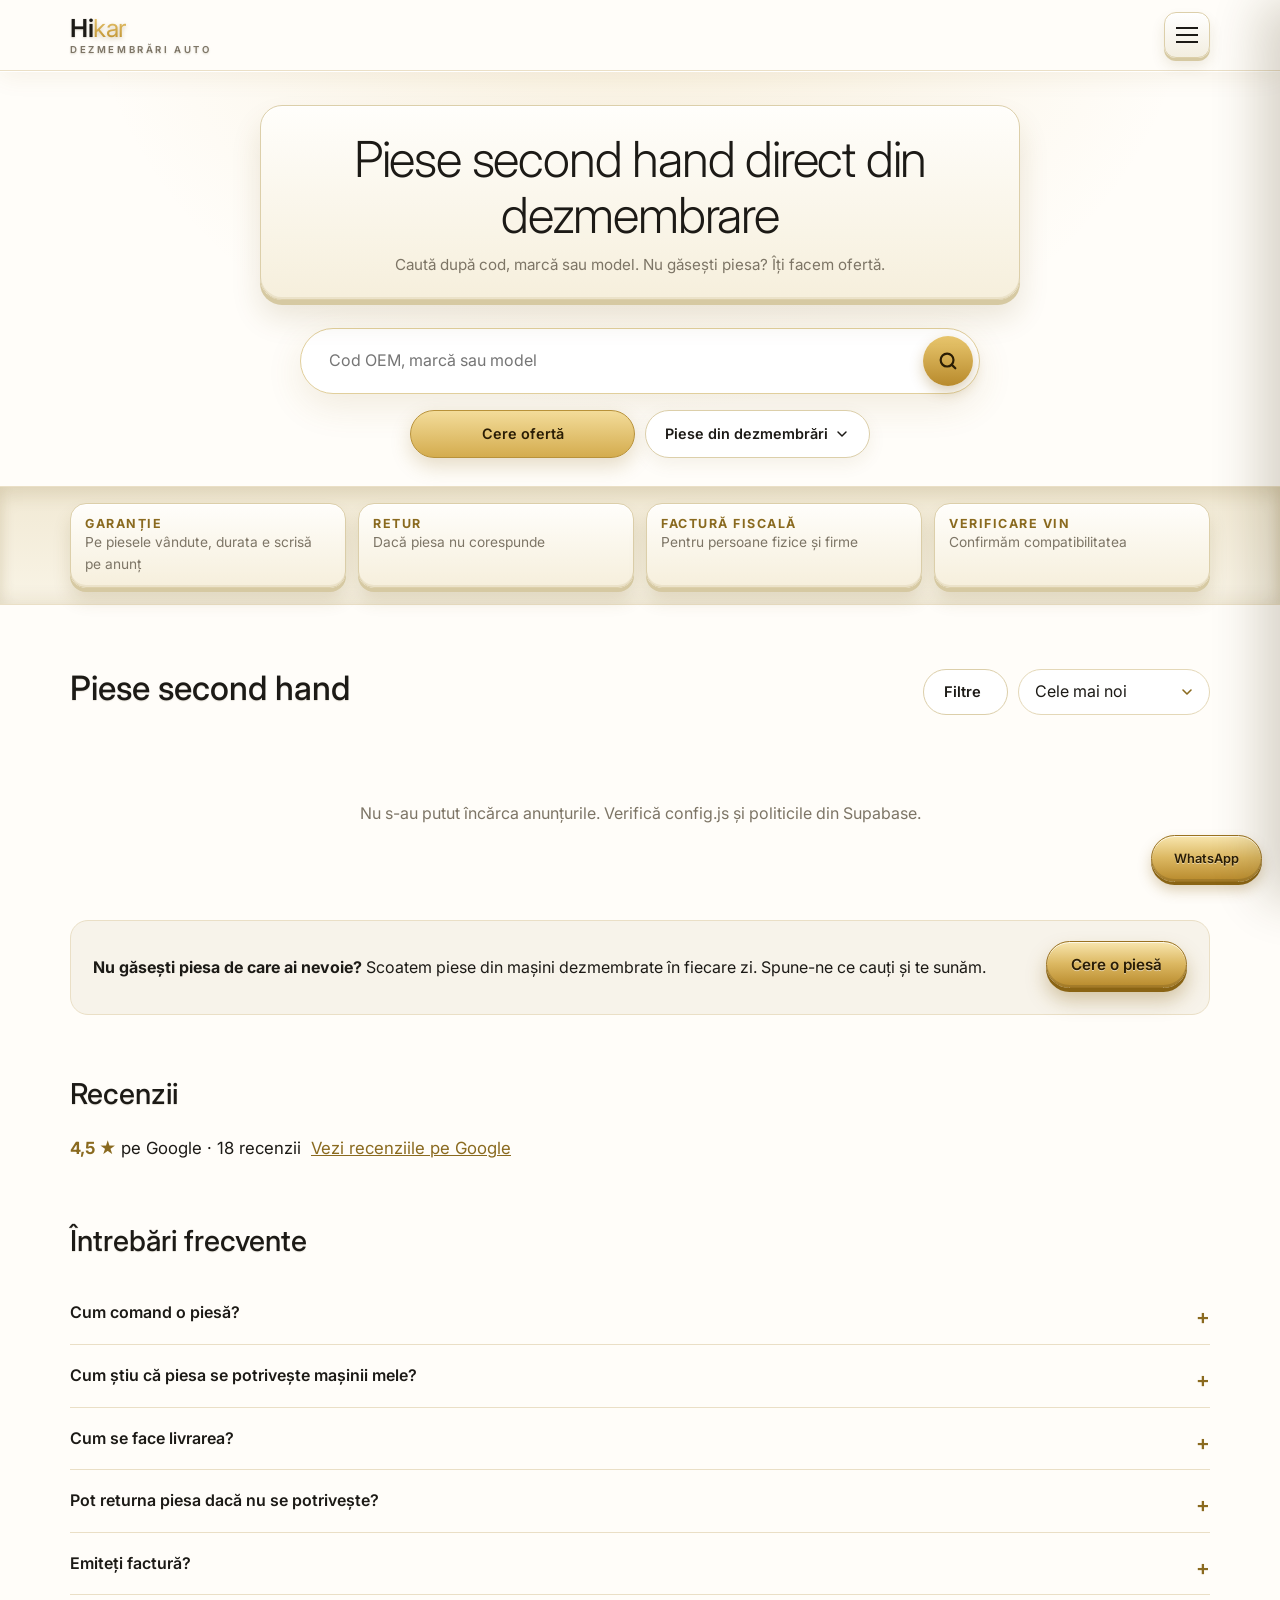
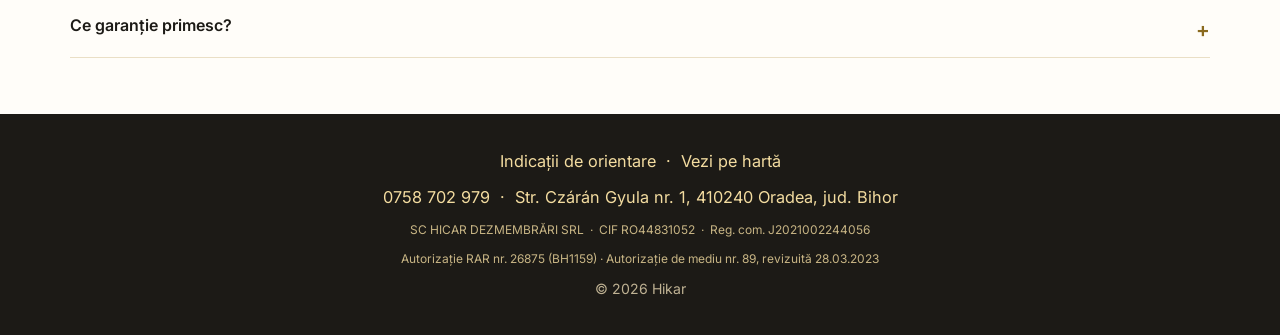
<file: index.html>
<!DOCTYPE html>
<html lang="ro">
<head>
<meta charset="UTF-8">
<meta name="viewport" content="width=device-width, initial-scale=1">
<title>Hikar | Dezmembrări auto Oradea – piese auto second hand</title>
<meta name="description" content="Hikar – dezmembrări auto în Oradea. Piese auto second hand, direct de la dezmembrare. Caută după cod OEM, marcă și model.">
<link rel="preconnect" href="https://fonts.googleapis.com"><link rel="preconnect" href="https://fonts.gstatic.com" crossorigin>
<link href="https://fonts.googleapis.com/css2?family=Inter:wght@300;400;500;600;700&display=swap" rel="stylesheet">
<link rel="stylesheet" href="style.css">
<link rel="icon" href="data:image/svg+xml,%3Csvg xmlns=%27http://www.w3.org/2000/svg%27 viewBox=%270 0 64 64%27%3E%3Ccircle cx=%2732%27 cy=%2732%27 r=%2730%27 fill=%27%23c9a24a%27/%3E%3Ctext x=%2732%27 y=%2745%27 font-size=%2738%27 font-family=%27Arial%27 font-weight=%27700%27 text-anchor=%27middle%27 fill=%27%232a1d05%27%3EH%3C/text%3E%3C/svg%3E">
</head>
<body>
<header><div class="w">
  <div class="logo"><span>Hi<b>kar</b></span><small>dezmembrări auto</small></div>
  <button class="bg" onclick="toggleMenu()" aria-label="Meniu"><i></i><i></i><i></i></button>
</div></header>

<div class="ov" onclick="toggleMenu()"></div>
<aside class="dr" aria-label="Meniu">
<button class="x" onclick="toggleMenu()">Închide ✕</button>
<div class="mg">Navigare</div>
<button data-v="list" onclick="show('list')">Piese second hand</button>
<button data-v="req" onclick="show('req')">Cere o piesă</button>
<button onclick="toggleMenu();document.querySelector('footer').scrollIntoView({behavior:'smooth'})">Contact și locație</button>
<div class="mg" id="m-adm" hidden>Administrare</div>
<button id="m-add" onclick="newAd()" hidden>Vinde o piesă</button>
<button id="m-car" onclick="newDezm()" hidden>Adaugă la dezmembrat</button>
<button id="m-mine" data-v="mine" onclick="show('mine')" hidden>Anunțurile mele</button>
<button id="m-orders" data-v="orders" onclick="show('orders')" hidden>Comenzi <span id="ordn"></span></button>
<button id="m-stats" data-v="stats" onclick="show('stats')" hidden>Statistici</button>
<button id="m-cat" data-v="catalog" onclick="show('catalog')" hidden>Mărci și modele</button>
<button id="m-login" data-v="login" onclick="show('login')">Admin</button>
<button id="m-out" onclick="logout()" hidden>Ieșire</button>
</aside>

<div id="hero" class="hero2"><div class="w">
  <div class="pgb pgb-h"><button type="button" class="bkb" id="hbk" onclick="goBack()" data-tip="Înapoi la pagina anterioară" hidden><svg width="16" height="16" viewBox="0 0 24 24" fill="none" stroke="currentColor" stroke-width="2.4" stroke-linecap="round" stroke-linejoin="round"><path d="m15 18-6-6 6-6"/></svg> Înapoi</button>
    <h1>Piese second hand direct din dezmembrare</h1>
    <p class="sub2">Caută după cod, marcă sau model. Nu găsești piesa? Îți facem ofertă.</p></div>
  <div class="hs"><input id="hq" type="search" placeholder="Cod OEM, marcă sau model" aria-label="Caută piese" autocomplete="off" onkeydown="if(event.key==='Enter')go()"><button type="button" class="hsb" onclick="go()" aria-label="Caută"><svg width="22" height="22" viewBox="0 0 24 24" fill="none" stroke="currentColor" stroke-width="2.4" stroke-linecap="round" stroke-linejoin="round"><circle cx="11" cy="11" r="7"/><path d="m20 20-3.5-3.5"/></svg></button></div>
  <div class="hcta">
    <button type="button" class="pri" onclick="show('req')">Cere ofertă</button>
    <button type="button" class="sec" id="pdb" aria-expanded="false" aria-controls="psel" onclick="togglePsel()">Piese din dezmembrări <svg width="18" height="18" viewBox="0 0 24 24" fill="none" stroke="currentColor" stroke-width="2.2" stroke-linecap="round" stroke-linejoin="round"><path d="m6 9 6 6 6-6"/></svg></button>
  </div>
  <div id="psel" class="psel"><div class="pin"><div class="pcard">
    <div class="pg">
      <select id="hb" aria-label="Marca auto" onchange="hbChange()"><option value="">Alege marca auto</option></select>
      <select id="hm" aria-label="Modelul" disabled><option value="">Alege modelul</option></select>
      <select id="hp" aria-label="Piesa"><option value="">Alege piesa</option></select>
    </div>
    <button type="button" class="btn" onclick="psGo()">Începe căutarea</button>
  </div></div></div>
  <div id="hgal" hidden><h2>Piese noi pe site</h2><div id="hgs" class="gal2"></div></div>
</div></div>
<div class="trust2"><div class="w">
  <div><b>Garanție</b><span>Pe piesele vândute, durata e scrisă pe anunț</span></div>
  <div><b>Retur</b><span>Dacă piesa nu corespunde</span></div>
  <div><b>Factură fiscală</b><span>Pentru persoane fizice și firme</span></div>
  <div><b>Verificare VIN</b><span>Confirmăm compatibilitatea</span></div>
</div></div>
<div id="home"><div class="w tabs"><button id="t-list" class="on" onclick="show('list')">Piese second hand</button><button id="t-req" onclick="show('req')">Cere o piesă</button></div></div>

<main class="w">
<div id="pgb" class="pgb" hidden></div>
<section id="list" class="pad">
  <div class="sh"><h2>Piese second hand <span id="cnt" class="meta"></span></h2>
  <div class="bar2">
    <button type="button" class="fbtn" id="fbtn" aria-expanded="false" aria-controls="fpanel" onclick="toggleF()">Filtre <span id="fn"></span></button>
    <select id="so" aria-label="Ordonare" onchange="render()"><option value="n">Cele mai noi</option><option value="pa">Preț crescător</option><option value="pd">Preț descrescător</option></select>
  </div></div>
  <div id="fpanel" class="fpanel" hidden>
    <input id="q" type="search" placeholder="Titlu, cod OEM, marcă, model" aria-label="Filtrează după text" oninput="render()">
    <select id="fb" aria-label="Marca" onchange="fbChange()"><option value="">Toate mărcile</option></select>
    <select id="fm" aria-label="Modelul" onchange="render()" disabled><option value="">Toate modelele</option></select>
    <select id="fc" aria-label="Categoria" onchange="render()"><option value="">Toate categoriile</option></select>
    <select id="fs" hidden><option value="">Second hand</option></select>
  </div>
  <div id="chips" class="chips"></div>
  <div id="items" class="list"></div>
  <div class="reqcta"><span><b>Nu găsești piesa de care ai nevoie?</b> Scoatem piese din mașini dezmembrate în fiecare zi. Spune-ne ce cauți și te sunăm.</span><button class="btn" onclick="show('req')">Cere o piesă</button></div>
  <div id="rev" class="revs" hidden></div>
  <div class="faq"><h2>Întrebări frecvente</h2>
    <details><summary>Cum comand o piesă?</summary><p>Deschizi anunțul și completezi formularul de comandă sau ne scrii pe WhatsApp. Te contactăm pentru confirmare, preț final și livrare.</p></details>
    <details><summary>Cum știu că piesa se potrivește mașinii mele?</summary><p>Trimite-ne seria șasiului (VIN) și codul piesei vechi. Verificăm compatibilitatea înainte de livrare.</p></details>
    <details><summary>Cum se face livrarea?</summary><p>Fiecare anunț arată dacă piesa se ridică personal sau se trimite prin curier. Detaliile se stabilesc la confirmarea comenzii.</p></details>
    <details><summary>Pot returna piesa dacă nu se potrivește?</summary><p>Da. Dacă piesa nu corespunde anunțului sau nu se potrivește deși compatibilitatea a fost confirmată de noi, o poți returna. Condițiile exacte ți le spunem la confirmarea comenzii.</p></details>
    <details><summary>Emiteți factură?</summary><p>Da, emitem factură fiscală pentru persoane fizice și pentru firme. Spune-ne datele firmei când comanzi.</p></details>
    <details><summary>Ce garanție primesc?</summary><p>Garanția este menționată pe fiecare anunț. Dacă ai dubii, întreabă-ne înainte să comanzi.</p></details>
  </div>
</section>

<section id="req" class="pad" hidden>
<div class="sh"><h2>Cere o piesă</h2></div>
<p class="meta" style="margin:-10px 0 22px">Nu ai găsit piesa pe site? Completează formularul și te contactăm dacă o avem în stoc sau o scoatem dintr-o mașină.</p>
<form id="rf" onsubmit="sendReq(event)">
<fieldset><legend>Mașina ta</legend><div class="grid">
<label>Marca *<input name="marca" list="dl-marci" required placeholder="Volkswagen" autocomplete="off"></label>
<label>Model *<input name="model" list="dl-modele" required placeholder="Golf 7" autocomplete="off"></label>
<label>An fabricație<input name="an" type="number" min="1950" max="2035" list="dl-ani" placeholder="2015"></label>
<label>Motorizare<input name="motor" placeholder="1.6 TDI"></label>
<label class="wide">Serie șasiu (VIN), recomandat<input name="vin" maxlength="17" placeholder="17 caractere, o găsești în talonul mașinii" autocapitalize="characters"></label>
</div></fieldset>
<fieldset><legend>Piesa căutată</legend><div class="grid">
<label class="wide">Ce piesă cauți? *<textarea name="piesa" required placeholder="Ex: far stânga, cod piesă dacă îl ai, ce defect are cea veche..."></textarea></label>
</div></fieldset>
<fieldset><legend>Contact</legend><div class="grid">
<label>Nume *<input name="nume" required></label>
<label>Telefon *<input name="tel" type="tel" required placeholder="07xx xxx xxx"></label>
<label class="wide">Email<input name="email" type="email"></label>
<label class="chk wide"><input type="checkbox" required> Sunt de acord ca datele mele să fie folosite pentru a răspunde acestei cereri.</label>
<input name="website" tabindex="-1" autocomplete="off" aria-hidden="true" style="position:absolute;left:-9999px;width:1px;height:1px;opacity:0">
</div></fieldset>
<button class="btn" id="rbtn" type="submit">Trimite cererea</button>
</form>
<div id="rdone" hidden></div>
</section>

<section id="catalog" class="pad" hidden>
<div class="sh"><h2>Mărci și modele</h2></div>
<p class="meta" style="margin:-10px 0 22px" id="catcount"></p>
<form id="cf" onsubmit="addCat(event)"><fieldset><legend>Adaugă sau corectează un model</legend><div class="grid">
<label>Marca *<input name="marca" list="dl-marci" required placeholder="Ex: Volkswagen" autocomplete="off"></label>
<label>Model / generație *<input name="model" list="dl-modele" required placeholder="Ex: Golf 7" autocomplete="off"></label>
<label>An de la *<input name="a" type="number" min="1950" max="2035" required placeholder="2012"></label>
<label>An până la (gol = în producție)<input name="b" type="number" min="1950" max="2035" placeholder="2020"></label>
</div></fieldset><button class="btn" type="submit">Salvează modelul</button></form>
<h3 style="margin:28px 0 4px">Adăugate de tine</h3>
<div id="catbox"></div>
</section>

<section id="mine" class="pad" hidden>
<div class="sh"><h2>Anunțurile mele</h2><button class="btn" onclick="newAd()">+ Vinde o piesă</button></div>
<input id="mq" type="search" placeholder="Caută în anunțurile mele (titlu, cod, marcă, model)" aria-label="Caută în anunțurile mele" oninput="renderMine()" autocomplete="off">
<div id="minebox"></div>
</section>
<section id="stats" class="pad" hidden>
<div class="sh"><h2>Statistici</h2></div>
<div id="statbox"></div>
</section>

<section id="orders" class="pad" hidden>
<div class="sh"><h2>Comenzi primite</h2></div>
<div id="ordbox"></div>
</section>
<section id="login" class="pad" hidden>
<div class="sh"><h2>Autentificare admin</h2></div>
<form onsubmit="login(event)"><fieldset><legend>Cont</legend><div class="grid">
<label>Email<input name="email" type="email" required autocomplete="username"></label>
<label>Parolă<span class="pw"><input name="pass" type="password" required autocomplete="current-password"><button type="button" onclick="togglePw(this)" data-tip="Arată parola" aria-label="Arată parola"><svg width="20" height="20" viewBox="0 0 24 24" fill="none" stroke="currentColor" stroke-width="2" stroke-linecap="round" stroke-linejoin="round"><path d="M1 12s4-7 11-7 11 7 11 7-4 7-11 7S1 12 1 12z"/><circle cx="12" cy="12" r="3"/></svg></button></span></label>
<label class="chk wide"><input type="checkbox" name="rem" checked> Ține-mă minte pe acest dispozitiv</label>
</div></fieldset><button class="btn" type="submit">Intră</button></form>
</section>

<section id="add" class="pad" hidden>
<div class="sh"><h2 id="addtitle">Vinde o piesă</h2></div>
<form id="f" onsubmit="save(event)">
  <fieldset id="fs-part"><legend>Ce vinzi</legend><div class="grid">
    <label class="wide">Numele piesei *<input name="titlu" required maxlength="90" placeholder="Ex: Far stânga Golf 7"></label>
    <label class="wide">Categoria piesei (din ce categorie face parte)<select name="cat"><option value="">Alege categoria (sau lasă automat)</option><option>Mașini la dezmembrat</option><option>Motor</option><option>Cutie de viteze / transmisie</option><option>Frânare</option><option>Suspensie / direcție</option><option>Caroserie / faruri</option><option>Interior</option><option>Electrice / electronice</option><option>Evacuare</option><option>Răcire / climatizare</option><option>Roți / jante / anvelope</option><option>Filtre / consumabile</option><option>Alte piese</option></select></label>
    <label class="wide">Descriere<textarea name="desc" placeholder="Stare, defecte, ce include..."></textarea></label>
    <label class="wide">Poze (maxim 4, prima apare pe listă)<input id="pics" type="file" accept="image/*" multiple></label>
    <div class="wide" id="thumbs"></div>
  </div></fieldset>
  <fieldset id="fs-compat"><legend>Pentru ce mașină</legend><div class="grid">
    <label>Marca auto *<input name="marca" list="dl-marci" required placeholder="Volkswagen" autocomplete="off"></label>
    <label>Model *<input name="model" list="dl-modele" required placeholder="Golf 7" autocomplete="off"></label>
    <label>An de la / fabricație<input name="anDe" type="number" min="1950" max="2035" placeholder="2012"></label>
    <label>An până la<input name="anPana" type="number" min="1950" max="2035" placeholder="2020"></label>
    <label>Motorizare / cod motor<input name="motor" placeholder="1.6 TDI CRKB"></label>
    <label>Combustibil<select name="comb"><option value="">-</option><option>Benzină</option><option>Diesel</option><option>GPL</option><option>Hibrid</option><option>Electric</option></select></label>
  </div></fieldset>
  <fieldset id="fs-price"><legend>Preț</legend><div class="grid">
    <label>Preț *<input name="pret" type="number" min="0" step="0.01" required inputmode="decimal"></label>
    <label>Monedă<select name="moneda"><option>RON</option><option>EUR</option></select></label>
    <label>Preț vechi (se completează singur la reducere)<input name="pretVechi" type="number" min="0" step="0.01" inputmode="decimal"></label>
    <div class="wide dzc" id="redb"><button type="button" onclick="reduce(10)">Reducere 10%</button><button type="button" onclick="reduce(20)">Reducere 20%</button><button type="button" onclick="reduce(30)">Reducere 30%</button><button type="button" onclick="reduce(0)">Fără reducere</button></div>
    <label class="chk wide"><input type="checkbox" name="negociabil"> Preț negociabil</label>
  </div></fieldset>
  <details id="more" class="more"><summary>Mai multe detalii (opțional)</summary>
  <div class="grid">
    <label>Cod piesă (OEM) <span id="oemstar">(opțional)</span><input name="oem" placeholder="Ex: 5G1941005"></label>
    <label>Marca piesei<input name="marcaPiesa" placeholder="Bosch, Valeo, OEM..."></label>
    <label>Cod de referință / alternativ<input name="ref"></label>
    <label>Cantitate<input name="cant" type="number" min="1" value="1"></label>
    <label class="wide">Serie șasiu (VIN)<input name="vin" maxlength="17" placeholder="17 caractere"></label>
    <label class="wide">Provine din mașina<input name="masinaTitlu" maxlength="80" placeholder="Ex: BMW 320d 2014 (apare pe anunț)"></label>
    <label>Garanție<select name="garantie"><option>Fără garanție</option><option>7 zile</option><option>30 de zile</option><option>6 luni</option><option>12 luni</option></select></label>
    <label>Livrare<select name="livrare"><option>Ridicare sau curier</option><option>Curier</option><option>Ridicare personală</option></select></label>
    <label class="chk wide"><input type="checkbox" name="factura" checked> Emit factură</label>
    <label>Nume / firmă<input name="vanzator" value="Hikar Dezmembrări"></label>
    <label>Telefon<input name="tel" type="tel" value="0758 702 979" placeholder="07xx xxx xxx"></label>
    <label>Email<input name="email" type="email"></label>
    <label>Localitate / județ<input name="loc" value="Oradea, Bihor" placeholder="Oradea, Bihor"></label>
    <input type="hidden" name="stare" value="Second hand">
  </div></details>
  <button class="btn" id="subbtn" type="submit">Publică anunțul</button>
  <button class="btn ghost" id="subagain" type="submit">Publică și adaugă încă o piesă din aceeași mașină</button>
</form>
</section>
</main>
<footer><div class="w"><div id="fcont"></div>© <span id="fyear"></span> Hikar</div></footer>
<datalist id="dl-marci"></datalist><datalist id="dl-modele"></datalist><datalist id="dl-ani"></datalist>
<div id="cbar" class="cbar" hidden></div>
<a id="fwa" class="fwa" target="_blank" rel="noopener" hidden>WhatsApp</a>
<div id="msg" role="status"></div>

<script type="application/ld+json">{"@context":"https://schema.org","@type":"AutoPartsStore","name":"Hikar Dezmembrări","legalName":"SC HICAR DEZMEMBRĂRI SRL","vatID":"RO44831052","telephone":"+40758702979","address":{"@type":"PostalAddress","streetAddress":"Str. Czárán Gyula nr. 1","postalCode":"410240","addressLocality":"Oradea","addressRegion":"Bihor","addressCountry":"RO"}}</script>
<script src="config.js"></script>
<script src="gal.js"></script>
<script src="api.js"></script>
<script src="ui.js"></script>
<script src="catalog.js"></script>
<script src="admin.js"></script>
<script src="home.js"></script>
</body>
</html>
</file>
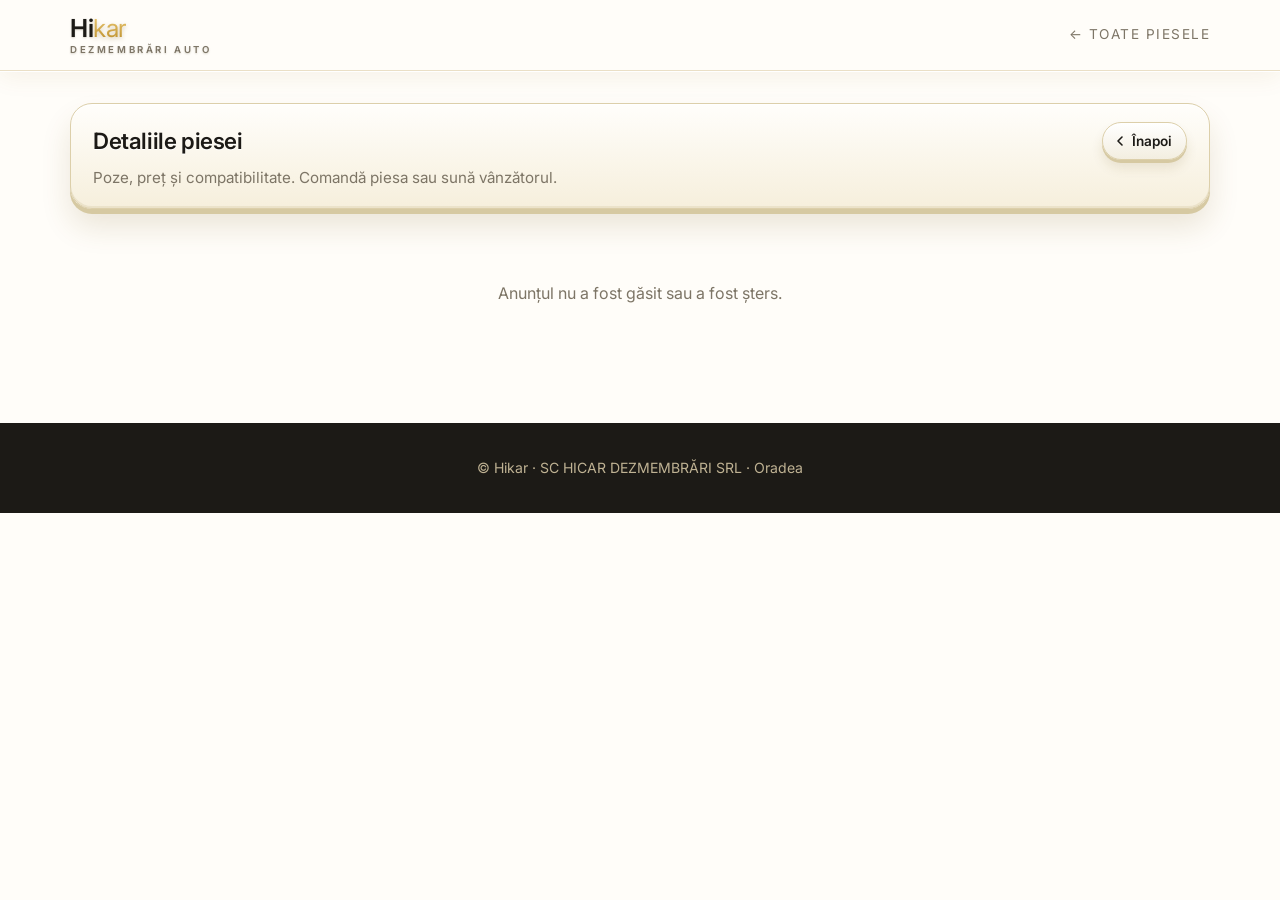
<file: anunt.html>
<!DOCTYPE html>
<html lang="ro">
<head>
<meta charset="UTF-8">
<meta name="viewport" content="width=device-width, initial-scale=1">
<title>Anunț | Hikar</title>
<link rel="preconnect" href="https://fonts.googleapis.com"><link rel="preconnect" href="https://fonts.gstatic.com" crossorigin>
<link href="https://fonts.googleapis.com/css2?family=Inter:wght@300;400;500;600;700&display=swap" rel="stylesheet">
<link rel="stylesheet" href="style.css">
<link rel="icon" href="data:image/svg+xml,%3Csvg xmlns=%27http://www.w3.org/2000/svg%27 viewBox=%270 0 64 64%27%3E%3Ccircle cx=%2732%27 cy=%2732%27 r=%2730%27 fill=%27%23c9a24a%27/%3E%3Ctext x=%2732%27 y=%2745%27 font-size=%2738%27 font-family=%27Arial%27 font-weight=%27700%27 text-anchor=%27middle%27 fill=%27%232a1d05%27%3EH%3C/text%3E%3C/svg%3E">
</head>
<body>
<header><div class="w"><a class="logo" href="index.html" style="text-decoration:none;color:inherit"><span>Hi<b>kar</b></span><small>dezmembrări auto</small></a><a class="bk" href="index.html">← Toate piesele</a></div></header>
<main class="w pad"><div class="pgb"><div class="pgh"><h2 class="pgt">Detaliile piesei</h2><button type="button" class="bkb" data-tip="Înapoi la pagina anterioară" onclick="if(document.referrer&&history.length>1)history.back();else location.href='index.html'"><svg width="16" height="16" viewBox="0 0 24 24" fill="none" stroke="currentColor" stroke-width="2.4" stroke-linecap="round" stroke-linejoin="round"><path d="m15 18-6-6 6-6"/></svg> Înapoi</button></div><p>Poze, preț și compatibilitate. Comandă piesa sau sună vânzătorul.</p></div><div id="ad"><div class="empty">Se încarcă anunțul...</div></div><div id="simw"></div></main>
<footer><div class="w">© Hikar · SC HICAR DEZMEMBRĂRI SRL · Oradea</div></footer>
<div id="msg" role="status"></div>
<script src="config.js"></script>
<script src="gal.js"></script>
<script src="api.js"></script>
<script src="anunt.js"></script>
</body>
</html>
</file>
<file: style.css>
:root{--bg:#fffdf9;--bg2:#f7f3ea;--card:#fff;--ink:#1c1a16;--mute:#7d7566;--line:#eadfc6;--gold:#c9a24a;--gold2:#8a6a1f;--ok:#2f8f5b;--red:#d64b3c}
*{box-sizing:border-box}html{scroll-behavior:smooth}[hidden]{display:none!important}
body{margin:0;background:var(--bg);color:var(--ink);font:1rem/1.6 Inter,"Segoe UI",Roboto,Arial,sans-serif}
.w{max-width:1180px;margin:auto;padding:0 20px}
h1,h2,h3{font-family:"Playfair Display",Georgia,serif;font-weight:500;margin:0}
a{color:inherit}
header{position:sticky;top:0;z-index:20;background:rgba(255,255,255,.92);backdrop-filter:blur(14px);border-bottom:1px solid var(--line)}
header .w{display:flex;justify-content:space-between;align-items:center;height:70px;gap:12px}
.logo{font-family:"Playfair Display",Georgia,serif;font-size:1.55rem;letter-spacing:1px}.logo b{color:var(--gold);font-weight:700}
.bk{color:var(--mute);text-decoration:none;font-size:.85rem;letter-spacing:1.5px;text-transform:uppercase}.bk:hover{color:var(--gold2)}
/* hero */
.hero{border-bottom:1px solid var(--line);background:radial-gradient(ellipse at 20% 0,#2a2010 0,transparent 55%),var(--bg)}
.hg{display:grid;grid-template-columns:1.1fr .9fr}
.hl{padding:96px 40px 80px max(20px,calc((100vw - 1180px)/2 + 20px))}
.hl h1{font-size:clamp(2.4rem,5vw,4rem);line-height:1.06;margin:0 0 18px}
.hl h1 em{color:var(--gold);font-style:italic}
.sub{color:var(--mute);font-size:1.08rem;max-width:520px;margin:0 0 30px}
.hs{display:flex;max-width:660px;border:1px solid var(--gold);background:var(--bg2);box-shadow:0 0 40px rgba(212,169,79,.12)}
.hs input{flex:1;border:0;background:none;margin:0;padding:17px 18px;min-width:0}.hs input:focus{outline:0}
.hs button{border:0;background:#8a6a1f;color:#fff;font-weight:700;letter-spacing:1.5px;text-transform:uppercase;padding:0 30px;cursor:pointer}
.hs button:hover{filter:brightness(1.1)}
.brands{display:flex;flex-wrap:wrap;gap:6px 24px;margin-top:28px}
.brands button{background:none;border:0;color:var(--mute);font:600 .78rem Inter,sans-serif;letter-spacing:2px;text-transform:uppercase;padding:4px 0;cursor:pointer}.brands button:hover{color:var(--gold2)}
.hr{min-height:420px;background:url(hero.jpg) center/cover,radial-gradient(circle,#0c0a07 0 7%,transparent 7.5%),repeating-radial-gradient(circle,rgba(212,169,79,.5) 0 1px,transparent 1px 15px),radial-gradient(circle at 50% 50%,#2b2314,#0c0a07 75%);border-left:1px solid var(--line)}
.trust{border-bottom:1px solid var(--line);background:var(--bg2)}
.trust .w{display:grid;grid-template-columns:repeat(auto-fit,minmax(210px,1fr));gap:1px}
.trust .w>div{padding:20px 18px;display:flex;flex-direction:column;border-left:1px solid var(--line)}.trust .w>div:first-child{border-left:0}
.trust b{color:var(--gold2);font:600 .8rem Inter,sans-serif;letter-spacing:2px;text-transform:uppercase}.trust span{color:var(--mute);font-size:.88rem}
@media(max-width:760px){.hg{grid-template-columns:1fr}.hl{padding:44px 20px 40px}.hr{min-height:160px;order:-1;border:0}}
/* liste */
.pad{padding:56px 0}
.sh{display:flex;justify-content:space-between;align-items:end;gap:14px;flex-wrap:wrap;margin-bottom:26px}.sh h2{font-size:2.1rem}
.bar{display:flex;gap:10px;flex-wrap:wrap}
input,select,textarea{width:100%;margin-top:6px;padding:12px;border:1px solid var(--line);border-radius:2px;background:var(--bg2);color:var(--ink);font:inherit}
select option{background:var(--bg2)}
.bar select{width:auto;margin:0;min-width:170px}
input:focus,select:focus,textarea:focus,button:focus-visible{outline:2px solid var(--gold);outline-offset:1px}
.list{display:grid;grid-template-columns:repeat(auto-fill,minmax(min(290px,100%),1fr));gap:24px}
.item{background:var(--card);border:1px solid var(--line);display:flex;flex-direction:column;transition:.3s}
.item:hover{border-color:var(--gold);transform:translateY(-4px);box-shadow:0 18px 40px rgba(0,0,0,.5),0 0 0 1px rgba(212,169,79,.25)}
.ph{height:215px;background:var(--bg2);display:flex;align-items:center;justify-content:center;color:var(--mute);font-size:.8rem;letter-spacing:2px;text-transform:uppercase;overflow:hidden}
.ph img{width:100%;height:100%;object-fit:cover;transition:transform .5s}.item:hover .ph img{transform:scale(1.06)}
.b{padding:18px;display:flex;flex-direction:column;gap:7px;flex:1}
.item h3{font-size:1.2rem;line-height:1.3}.item h3 a{text-decoration:none}.item h3 a:hover{color:var(--gold2)}
.tag{display:inline-block;font-size:.68rem;font-weight:700;letter-spacing:1.5px;text-transform:uppercase;padding:3px 9px;border:1px solid var(--gold);color:var(--gold2);margin-right:8px}
.tag.ok{border-color:var(--ok);color:var(--ok)}.tag.sold{border-color:var(--red);color:var(--red)}
.oem{font-family:Consolas,monospace;color:var(--gold2);font-size:.85rem;width:fit-content;border-bottom:1px dashed var(--gold)}
.meta{font-size:.86rem;color:var(--mute)}
.price{font-family:"Playfair Display",serif;font-size:1.75rem;color:var(--gold2)}
.item.sold{opacity:.5}
.row{display:flex;gap:8px;margin-top:auto;padding-top:10px}
.row a,.row button{flex:1;text-align:center;padding:11px 6px;border:1px solid var(--line);background:none;color:var(--ink);text-decoration:none;font:600 .8rem Inter,sans-serif;letter-spacing:1px;text-transform:uppercase;cursor:pointer}
.row a:hover,.row button:hover{border-color:var(--gold)}
.row a.wa,.ct a.wa,.btn{background:#8a6a1f;border-color:transparent;color:#fff}
.row a.wa:hover,.ct a.wa:hover{filter:brightness(1.1)}
.row.adm{margin-top:0;padding-top:0}
.empty{grid-column:1/-1;text-align:center;padding:60px 16px;color:var(--mute)}
/* formulare */
fieldset{background:var(--card);border:1px solid var(--line);border-top:2px solid var(--gold);margin:0 0 20px;padding:20px}
legend{font-family:"Playfair Display",serif;font-size:1.2rem;padding:0 10px;color:var(--gold2)}
.grid{display:grid;grid-template-columns:repeat(auto-fit,minmax(210px,1fr));gap:14px}.wide{grid-column:1/-1}
label{display:block;font-size:.76rem;font-weight:600;color:var(--mute);letter-spacing:.8px;text-transform:uppercase}
textarea{min-height:110px;resize:vertical}
label.chk{display:flex;gap:8px;align-items:center;text-transform:none;font-size:.95rem;color:var(--ink);font-weight:400}.chk input{width:auto;margin:0;accent-color:var(--gold)}
.btn{border:0;padding:16px 36px;font:700 .95rem Inter,sans-serif;letter-spacing:2px;text-transform:uppercase;cursor:pointer}.btn:hover{filter:brightness(1.1)}.btn:disabled{opacity:.6}
#thumbs{display:flex;gap:8px;flex-wrap:wrap}
.tb{position:relative;display:inline-block}.tb img{width:90px;height:90px;object-fit:cover;border:1px solid var(--line)}
.tb button{position:absolute;top:2px;right:2px;background:rgba(0,0,0,.75);color:#fff;border:0;width:22px;height:22px;cursor:pointer}
footer{border-top:1px solid var(--line);padding:34px 0;color:var(--mute);font-size:.88rem;text-align:center}
#msg{position:fixed;bottom:20px;left:50%;transform:translateX(-50%);background:var(--gold);color:#fff;padding:12px 22px;font-weight:700;display:none;z-index:60}
/* meniu */
.bg{position:relative;background:none;border:1px solid var(--line);width:46px;height:46px;cursor:pointer;display:flex;flex-direction:column;justify-content:center;align-items:center;gap:5px}
.bg i{display:block;width:22px;height:2px;background:var(--ink)}.bg:hover{border-color:var(--gold)}.bg:hover i{background:var(--gold)}
.bg.n::after{content:"";position:absolute;top:6px;right:6px;width:10px;height:10px;border-radius:50%;background:var(--red)}
.ov{position:fixed;inset:0;background:rgba(0,0,0,.65);z-index:40;display:none}
.dr{position:fixed;top:0;right:0;height:100%;width:min(330px,86vw);background:var(--card);z-index:41;transform:translateX(100%);transition:transform .3s;padding:22px 26px;display:flex;flex-direction:column;border-left:2px solid var(--gold);overflow:auto}
body.mo .dr{transform:none}body.mo .ov{display:block}
.dr button{display:block;text-align:left;background:none;border:0;border-bottom:1px solid var(--line);padding:17px 2px;font:500 1.02rem Inter,sans-serif;color:var(--ink);cursor:pointer}
.dr button:hover{color:var(--gold2)}.dr .x{color:var(--mute);font-size:.8rem;letter-spacing:2px;text-transform:uppercase;text-align:right;padding:0 0 22px}
/* admin */
.st{display:grid;grid-template-columns:repeat(auto-fit,minmax(200px,1fr));gap:16px;margin-bottom:30px}
.st div{background:var(--card);border:1px solid var(--line);border-top:2px solid var(--gold);padding:20px}
.st b{display:block;font:500 2.1rem "Playfair Display",Georgia,serif;color:var(--gold2)}.st span{font-size:.75rem;color:var(--mute);letter-spacing:1.5px;text-transform:uppercase}
.cb{display:grid;grid-template-columns:minmax(120px,220px) 1fr 30px;gap:12px;align-items:center;margin:9px 0;font-size:.9rem}
.cb i{display:block;height:9px;background:linear-gradient(90deg,#8a6414,#ebc97c)}
.mr{display:grid;grid-template-columns:64px 1fr auto;gap:14px;align-items:center;background:var(--card);border:1px solid var(--line);padding:12px;margin-bottom:10px}
.mr img,.mr .np{width:64px;height:64px;object-fit:cover;background:var(--bg2)}.mr a{text-decoration:none}
.mr .a,.od .a{display:flex;gap:8px;flex-wrap:wrap}.od .a{margin-top:6px}
.mr .a button,.od .a button{background:none;border:1px solid var(--line);color:var(--ink);padding:9px 14px;font:600 .78rem Inter,sans-serif;letter-spacing:1px;text-transform:uppercase;cursor:pointer}
.mr .a button:hover,.od .a button:hover{border-color:var(--gold)}
@media(max-width:640px){.mr{grid-template-columns:64px 1fr}.mr .a{grid-column:1/-1}}
.od{background:var(--card);border:1px solid var(--line);padding:16px;margin-bottom:12px;display:flex;flex-direction:column;gap:6px}
.od.new{border-left:4px solid var(--gold)}.od a{color:var(--gold2)}.oh{display:flex;justify-content:space-between;gap:10px;flex-wrap:wrap}
.msgb{background:var(--bg2);padding:10px 12px;font-size:.92rem;white-space:pre-wrap}
/* pagina anuntului */
.dg{display:grid;grid-template-columns:1.15fr 1fr;gap:40px;margin-bottom:40px}
.gal #bigimg{width:100%;aspect-ratio:4/3;object-fit:cover;display:block;border:1px solid var(--line)}
.th{display:flex;gap:8px;flex-wrap:wrap;margin-top:10px}.th img{width:84px;height:64px;object-fit:cover;cursor:pointer;border:2px solid transparent;opacity:.65}
.th img.on,.th img:hover{border-color:var(--gold);opacity:1}
.inf{display:flex;flex-direction:column;gap:14px}.inf h1{font-size:2.1rem;line-height:1.2}.inf .price{font-size:2.4rem}
.sp{width:100%;border-collapse:collapse}.sp td{padding:9px 0;border-bottom:1px solid var(--line);font-size:.92rem}.sp td:first-child{color:var(--mute);width:42%}
.ct{display:flex;gap:10px;flex-wrap:wrap}.ct a,.ct button{flex:1;min-width:110px;text-align:center;padding:14px;border:1px solid var(--line);background:none;color:var(--ink);text-decoration:none;font:600 .85rem Inter,sans-serif;letter-spacing:1px;text-transform:uppercase;cursor:pointer}
.ct a:hover,.ct button:hover{border-color:var(--gold)}
.pro{display:grid;gap:8px;border:1px solid var(--line);background:var(--bg2);padding:16px}.pro div{font-size:.92rem;color:var(--mute)}.pro b{color:var(--gold2);margin-right:6px}
.note2{font-size:.85rem;color:var(--mute)}.soldb{border:1px solid var(--red);color:var(--red);padding:10px;text-align:center;letter-spacing:2px;text-transform:uppercase;font-weight:700}
.sb{display:none}
@media(max-width:760px){.dg{grid-template-columns:1fr}
.sb{display:flex;position:fixed;left:0;right:0;bottom:0;z-index:30;gap:8px;align-items:center;padding:10px 14px;background:rgba(255,255,255,.97);border-top:1px solid var(--gold)}
.sb .price{font-size:1.3rem;flex:1;white-space:nowrap}.sb a{padding:12px 16px;border:1px solid var(--line);text-decoration:none;font:700 .78rem Inter,sans-serif;letter-spacing:1px;text-transform:uppercase}
.sb a.wa{background:#8a6a1f;color:#fff;border-color:transparent}main.pad{padding-bottom:90px}}

.tag.new{background:var(--gold);color:#fff;border-color:var(--gold)}
.fwa{position:fixed;right:18px;bottom:18px;z-index:35;background:#8a6a1f;color:#fff;text-decoration:none;font:700 .8rem Inter,sans-serif;letter-spacing:1.5px;text-transform:uppercase;padding:15px 22px;border-radius:40px;box-shadow:0 8px 28px rgba(0,0,0,.55)}
.fwa:hover{filter:brightness(1.1)}
.faq,.revs{grid-column:1/-1;margin-top:56px}.faq h2,.revs h2{font-size:1.8rem;margin-bottom:18px}
details{border-bottom:1px solid var(--line);padding:4px 0}summary{cursor:pointer;padding:14px 0;font-weight:600;list-style:none}
summary::after{content:"+";float:right;color:var(--gold2);font-size:1.3rem}details[open] summary::after{content:"−"}
details p{margin:0 0 16px;color:var(--mute);max-width:720px}
.rg{display:grid;grid-template-columns:repeat(auto-fit,minmax(260px,1fr));gap:18px}
blockquote{margin:0;background:var(--card);border:1px solid var(--line);border-top:2px solid var(--gold);padding:20px;font-family:"Playfair Display",serif;font-size:1.05rem}
cite{display:block;margin-top:12px;font:.8rem Inter,sans-serif;color:var(--gold2);font-style:normal;letter-spacing:1px;text-transform:uppercase}
.fc{margin-bottom:10px;color:var(--ink)}.fc a{color:var(--gold2);text-decoration:none}
@media(max-width:640px){.fwa{padding:13px 18px}}

/* poze derulabile */
.car{position:relative;width:100%;height:100%}
.cs{display:flex;height:100%;overflow-x:auto;scroll-snap-type:x mandatory;scrollbar-width:none;overscroll-behavior-x:contain;-webkit-overflow-scrolling:touch;cursor:grab}
.cs::-webkit-scrollbar{display:none}.cs>*{flex:0 0 100%;scroll-snap-align:center;display:block;height:100%}
.cs img{width:100%;height:100%;object-fit:cover;user-select:none;-webkit-user-drag:none}
.item:hover .ph .cs img{transform:none}
.car.big{height:auto;aspect-ratio:4/3;border:1px solid var(--line)}
.cn{position:absolute;top:50%;transform:translateY(-50%);width:40px;height:40px;border-radius:50%;background:rgba(255,255,255,.8);border:1px solid var(--gold);color:var(--gold2);display:flex;align-items:center;justify-content:center;font-size:1.5rem;line-height:1;cursor:pointer;opacity:0;transition:opacity .2s;user-select:none;z-index:2}
.cn.l{left:8px}.cn.r{right:8px}.car:hover .cn,.cn:focus{opacity:1}
.cc{position:absolute;right:8px;bottom:8px;background:rgba(255,255,255,.8);color:var(--gold2);font:600 .72rem Inter,sans-serif;padding:3px 9px;border-radius:12px;pointer-events:none}
@media(hover:none){.cn{display:none}}
/* explicatii pictograme */
#tip{position:fixed;display:none;z-index:100;background:var(--gold2);color:#fff;font:600 .82rem Inter,sans-serif;padding:7px 12px;border-radius:3px;max-width:260px;pointer-events:none;box-shadow:0 6px 20px rgba(0,0,0,.5)}
[data-tip]{-webkit-touch-callout:none}
/* telefon si televizor */
a:focus-visible,button:focus-visible,summary:focus-visible,.cn:focus-visible{outline:3px solid var(--gold2);outline-offset:3px}
@media(pointer:coarse){.row a,.row button,.ct a,.ct button,.mr .a button,.od .a button{min-height:46px;display:flex;align-items:center;justify-content:center}.item:hover{transform:none}}
@media(min-width:1700px){html{font-size:125%}.w{max-width:1500px}.hl{padding-left:calc((100vw - 1500px)/2 + 20px)}.list{grid-template-columns:repeat(auto-fill,minmax(340px,1fr))}}
@media(min-width:2400px){html{font-size:175%}.w{max-width:2100px}.hl{padding-left:calc((100vw - 2100px)/2 + 20px)}}

/* ---- tema alba, stil minimalist ---- */
h1,h2,h3,legend,.price,.logo,blockquote,.st b,.sub{font-family:Inter,"Segoe UI",Roboto,Arial,sans-serif}
.logo{font-weight:600;letter-spacing:-.5px}.logo b{color:var(--mute);font-weight:400}
.hero{background:var(--bg)}.hg{grid-template-columns:1fr}.hr{display:none}
.hl{padding:110px 20px 80px;text-align:center;display:flex;flex-direction:column;align-items:center}
.hl h1{font-weight:300;letter-spacing:-1.5px;font-size:clamp(2.4rem,6vw,4.4rem);max-width:820px}.hl h1 em{font-style:normal;font-weight:500}
.sub{margin:0 auto 34px}
.hs{width:100%;margin:0 auto;border:1px solid var(--line);border-radius:18px;box-shadow:0 10px 34px rgba(30,30,50,.09);overflow:hidden;background:#fff}
.hs button{margin:8px;border-radius:12px;letter-spacing:0;text-transform:none;font-weight:600}
.brands{justify-content:center}.brands button{border:1px solid var(--line);border-radius:999px;padding:7px 16px;letter-spacing:0;text-transform:none;font-weight:500}.brands button:hover{border-color:var(--ink);color:var(--ink)}
.trust{background:#fff}.trust .w>div{align-items:center;text-align:center}.trust b{letter-spacing:1px}
.item{border-radius:18px;overflow:hidden}.item:hover{border-color:var(--line);box-shadow:0 16px 38px rgba(30,30,50,.13)}
.tag{border-radius:999px}
.row a,.row button,.ct a,.ct button,.btn,.mr .a button,.od .a button,.fwa,.sb a,.bar select{border-radius:999px;text-transform:none;letter-spacing:0;font-weight:600}
.btn{padding:15px 34px}.bg{border-radius:12px}.dr{border-radius:22px 0 0 22px}
input,select,textarea{border-radius:12px;background:#fafafa}
fieldset{border-radius:18px;border-top:1px solid var(--line);box-shadow:0 4px 20px rgba(30,30,50,.04)}
.od,.mr,.st div,blockquote,.pro{border-radius:14px}.cb i{background:#8a6a1f;border-radius:5px}
.ov{background:rgba(20,20,30,.4)}.fwa{box-shadow:0 8px 26px rgba(30,30,50,.28)}
.car.big,.cs img{border-radius:0}.car.big{border-radius:18px;overflow:hidden}
/* parola */
.pw{position:relative;display:block}.pw input{padding-right:46px}
.pw button{position:absolute;right:6px;top:50%;margin-top:3px;transform:translateY(-50%);width:36px;height:36px;border:0;background:none;cursor:pointer;color:var(--mute);border-radius:50%;display:flex;align-items:center;justify-content:center}
.pw button:hover{color:var(--ink)}.pw button.on::after{content:"";position:absolute;left:7px;right:7px;top:50%;height:2px;background:currentColor;transform:rotate(-40deg)}

/* ---- LUX: ivoriu + auriu sampanie, butoane 3D, umbre ---- */
body{background:#fffdf9}
header{background:rgba(255,253,249,.92);border-bottom:1px solid var(--line);box-shadow:0 1px 0 #fff,0 6px 24px rgba(138,106,31,.08)}
.hero{background:radial-gradient(ellipse at 50% -10%,rgba(214,176,86,.26),transparent 62%),#fffdf9}
h1{text-shadow:0 2px 2px rgba(120,90,20,.16),0 10px 28px rgba(120,90,20,.14)}
h2,h3{text-shadow:0 1px 1px rgba(60,45,10,.12)}
.hl h1 em,.logo b{background:linear-gradient(180deg,#f0cf7a 0%,#b98a26 100%);-webkit-background-clip:text;background-clip:text;color:transparent;-webkit-text-fill-color:transparent;text-shadow:none;filter:drop-shadow(0 2px 2px rgba(120,90,20,.3))}
.logo{text-shadow:0 1px 2px rgba(60,45,10,.2)}
.price{color:var(--gold2);text-shadow:0 1px 0 #fff,0 2px 5px rgba(138,106,31,.28)}
legend{color:var(--gold2);text-shadow:0 1px 0 #fff}
.sub{color:var(--mute)}
/* butoane 3D: secundare (sticla alba) */
.row a,.row button,.ct a,.ct button,.mr .a button,.od .a button,.brands button,.bg,.sb a{background:linear-gradient(180deg,#fff,#f3eee0);border:1px solid #dccfaa;color:var(--ink);box-shadow:0 1px 0 #fff inset,0 3px 0 #d6c9a2,0 8px 14px rgba(110,85,20,.12);text-shadow:0 1px 0 #fff;transition:transform .12s,box-shadow .12s,filter .15s}
.row a:hover,.row button:hover,.ct a:hover,.ct button:hover,.mr .a button:hover,.od .a button:hover,.brands button:hover,.bg:hover{border-color:var(--gold);color:var(--gold2);transform:translateY(-1px)}
/* butoane 3D: principale (aur) */
.hs button,.btn,.row a.wa,.ct a.wa,.sb a.wa,.fwa,.tag.new{background:linear-gradient(180deg,#f8e6ae 0%,#dcb862 48%,#b88a2c 100%);color:#2a1d05;border:1px solid #9a7220;text-shadow:0 1px 0 rgba(255,255,255,.5);box-shadow:0 1px 0 rgba(255,255,255,.7) inset,0 -2px 0 rgba(0,0,0,.12) inset,0 4px 0 #8a6414,0 12px 20px rgba(138,100,20,.35)}
.hs button,.fwa{box-shadow:0 1px 0 rgba(255,255,255,.7) inset,0 -2px 0 rgba(0,0,0,.12) inset,0 3px 0 #8a6414,0 8px 14px rgba(138,100,20,.3)}
.tag.new{box-shadow:0 2px 0 #8a6414}
.hs button:hover,.btn:hover,.row a.wa:hover,.ct a.wa:hover,.sb a.wa:hover,.fwa:hover{filter:brightness(1.07);transform:translateY(-1px)}
.hs button:active,.btn:active,.row a.wa:active,.ct a.wa:active,.sb a.wa:active,.fwa:active{transform:translateY(3px);box-shadow:0 1px 0 rgba(255,255,255,.5) inset,0 1px 0 #8a6414,0 3px 6px rgba(138,100,20,.3)}
.row a:active,.row button:active,.ct a:active,.ct button:active,.brands button:active,.bg:active,.mr .a button:active,.od .a button:active{transform:translateY(2px);box-shadow:0 1px 0 #fff inset,0 1px 0 #d6c9a2}
.btn{margin-bottom:6px}.btn:disabled{filter:grayscale(.4)}
.row{padding-bottom:4px}
/* carduri, campuri, zone */
.item{background:#fff;box-shadow:0 2px 0 #f0e6cf,0 14px 30px rgba(110,85,20,.08)}
.item:hover{border-color:#d9b45a;box-shadow:0 2px 0 #e8d7a8,0 22px 44px rgba(110,85,20,.18)}
.tag{border-color:var(--gold);color:var(--gold2)}.tag.ok{border-color:var(--ok);color:var(--ok)}.tag.sold{border-color:var(--red);color:var(--red)}
.hs{border:1px solid #d9b45a;background:#fff;overflow:visible;box-shadow:0 1px 0 #fff inset,0 14px 44px rgba(138,106,31,.2)}
.hs input{background:none}
input,select,textarea{background:#fbf8f1;border-color:#e4d8b8}
fieldset{border-top:2px solid var(--gold);box-shadow:0 2px 0 #f0e6cf,0 12px 28px rgba(110,85,20,.07)}
.trust{background:linear-gradient(#fff,#faf6ec);border-top:1px solid var(--line)}.trust b{color:var(--gold2);text-shadow:0 1px 0 #fff}
.st div{border-top:2px solid var(--gold);box-shadow:0 8px 20px rgba(110,85,20,.07)}.st b{color:var(--gold2);text-shadow:0 1px 0 #fff,0 2px 4px rgba(138,106,31,.2)}
.cb i{background:linear-gradient(90deg,#b88a2c,#f0cf7a)}
blockquote{border-top:2px solid var(--gold);box-shadow:0 10px 24px rgba(110,85,20,.08)}
.dr{border-left:2px solid var(--gold);box-shadow:-20px 0 50px rgba(60,45,10,.2)}
a:focus-visible,button:focus-visible,summary:focus-visible,.cn:focus-visible{outline-color:var(--gold)}
#tip,#msg{background:#1c1a16;color:#f3dca0;border:1px solid #6b5420}
.cn{background:rgba(255,253,249,.92);color:var(--gold2);border-color:var(--gold);box-shadow:0 3px 8px rgba(0,0,0,.18)}
.cc{background:rgba(28,26,22,.78);color:#f3dca0}
footer{background:#1c1a16;border:0;color:#bfb293}.fc{color:#f3dca0;font-size:1.02rem}.fc a{color:#f3dca0}

/* tab-uri prima pagina */
.tabs{display:flex;gap:10px;justify-content:center;flex-wrap:wrap;padding-top:26px;padding-bottom:4px}
.tabs button{padding:13px 26px;border-radius:999px;border:1px solid #dccfaa;background:linear-gradient(180deg,#fff,#f3eee0);color:var(--ink);font:600 .95rem Inter,sans-serif;cursor:pointer;box-shadow:0 3px 0 #d6c9a2}
.tabs button:hover{border-color:var(--gold)}
.tabs button.on{background:linear-gradient(180deg,#f8e6ae 0%,#dcb862 48%,#b88a2c 100%);border-color:#9a7220;color:#2a1d05;box-shadow:0 3px 0 #8a6414}
fieldset[hidden]{display:none!important}
@media(max-width:560px){.tabs button{flex:1;padding:13px 12px}}

/* cerere piesa, VIN, provenienta */
.chip{display:flex;align-items:center;gap:10px;flex-wrap:wrap;margin:0 0 18px;padding:10px 14px;border:1px solid var(--gold);border-radius:999px;background:var(--bg2);width:fit-content;max-width:100%}
.chip button{border:0;background:none;color:var(--gold2);font:600 .85rem Inter,sans-serif;cursor:pointer;text-decoration:underline}
.reqcta{display:flex;justify-content:space-between;align-items:center;gap:16px;flex-wrap:wrap;margin-top:34px;padding:20px 22px;border:1px solid var(--line);border-radius:18px;background:var(--bg2)}
.reqcta .btn{padding:13px 24px;cursor:pointer}
.prov b{color:var(--gold2)}
.provb{display:flex;align-items:center;gap:12px;margin:14px 0;padding:10px 12px;border:1px solid var(--line);border-radius:14px;background:var(--bg2)}
.provb img{width:64px;height:48px;object-fit:cover;border-radius:8px}.provb a{color:var(--gold2);text-decoration:none}
.vinb{margin:16px 0;padding:14px;border:1px solid var(--gold);border-radius:14px;background:#fff}
.vr{display:flex;gap:8px;margin:8px 0;flex-wrap:wrap}.vr input{flex:1;min-width:200px;margin:0;text-transform:uppercase}
.vr .btn{padding:12px 18px;border-radius:999px;cursor:pointer;white-space:nowrap}

/* recenzii, bara de contact pe telefon */
.rating{margin:0 0 18px;font-size:1.05rem}.rating b{color:var(--gold2)}.rating a{color:var(--gold2)}
.cbar{display:none}
@media(max-width:760px){
 .cbar:not([hidden]){display:flex;position:fixed;left:0;right:0;bottom:0;z-index:40;gap:8px;padding:10px 12px calc(10px + env(safe-area-inset-bottom,0px));background:#fff;border-top:1px solid var(--line);box-shadow:0 -8px 24px rgba(0,0,0,.08)}
 .cbar a{flex:1;text-align:center;padding:13px 6px;border-radius:999px;border:1px solid #dccfaa;background:linear-gradient(180deg,#fff,#f3eee0);color:var(--ink);text-decoration:none;font:600 .92rem Inter,sans-serif}
 .cbar a.wa{background:linear-gradient(180deg,#f8e6ae 0%,#dcb862 48%,#b88a2c 100%);border-color:#9a7220;color:#2a1d05}
 .cbar:not([hidden])~.fwa{display:none}
 body:has(.cbar:not([hidden])){padding-bottom:72px}
}

/* logo + prima pagina */
.logo{display:flex;flex-direction:column;line-height:1.05}
.logo small{font:600 .6rem Inter,sans-serif;letter-spacing:2.6px;text-transform:uppercase;color:var(--mute);margin-top:3px}
.hero2{text-align:center;padding:38px 0 6px;background:radial-gradient(ellipse at 50% -20%,rgba(214,176,86,.22),transparent 65%)}
.hero2 h1{font-size:clamp(1.8rem,4.4vw,3rem);line-height:1.1;margin:0 0 10px}
.sub2{color:var(--mute);margin:0 auto 22px;max-width:560px}
.hero2 .hs{max-width:680px;margin:0 auto}
.hbt{display:flex;gap:10px;justify-content:center;flex-wrap:wrap;margin:16px 0 30px}
.hbt button{padding:13px 26px;border-radius:999px;font:600 .95rem Inter,sans-serif;cursor:pointer}
.hbt .alt{border:1px solid #dccfaa;background:linear-gradient(180deg,#fff,#f3eee0);color:var(--ink)}
#hgal{text-align:left}#hgal h2{font-size:1.15rem;margin:0 0 12px}
.gal2{display:flex;gap:12px;overflow-x:auto;scroll-snap-type:x proximity;padding:4px 0 16px;-webkit-overflow-scrolling:touch}
.gt{position:relative;flex:0 0 230px;height:165px;border-radius:14px;overflow:hidden;border:1px solid var(--line);scroll-snap-align:start;background:var(--bg2);display:block}
.gt img{width:100%;height:100%;object-fit:cover;display:block;transition:transform .4s}.gt:hover img{transform:scale(1.05)}
.gb{position:absolute;top:8px;left:8px;background:#2a1d05;color:#fff;font:700 .68rem Inter,sans-serif;letter-spacing:1px;text-transform:uppercase;padding:4px 9px;border-radius:999px}
.gb.p{background:var(--gold);color:#2a1d05;letter-spacing:0;text-transform:none;font-size:.78rem}
.gc{position:absolute;left:0;right:0;bottom:0;padding:26px 10px 9px;color:#fff;font:600 .85rem Inter,sans-serif;background:linear-gradient(transparent,rgba(0,0,0,.72));white-space:nowrap;overflow:hidden;text-overflow:ellipsis}
@media(max-width:560px){.gt{flex-basis:70vw}}

/* garantii */
.trust2{border-top:1px solid var(--line);border-bottom:1px solid var(--line);background:var(--bg2);margin-top:6px}
.trust2 .w{display:grid;grid-template-columns:repeat(auto-fit,minmax(200px,1fr))}
.trust2 .w>div{padding:14px 16px;display:flex;flex-direction:column;border-left:1px solid var(--line)}.trust2 .w>div:first-child{border-left:0}
.trust2 b{color:var(--gold2);font:700 .78rem Inter,sans-serif;letter-spacing:1.5px;text-transform:uppercase}.trust2 span{color:var(--mute);font-size:.86rem}
@media(max-width:560px){.trust2 .w>div{border-left:0;border-top:1px solid var(--line)}.trust2 .w>div:first-child{border-top:0}}

/* meniu: atingeri sigure pe telefon */
.ov{cursor:pointer}
button,.dr button,.bg{touch-action:manipulation;-webkit-tap-highlight-color:transparent}
.dr{overscroll-behavior:contain}
body.mo{overflow:hidden}

/* ---- prima pagina: sobra si eleganta ---- */
#list{scroll-margin-top:84px}
.hero2{padding:68px 0 22px;background:radial-gradient(ellipse at 50% -30%,rgba(214,176,86,.18),transparent 62%),#fffdf9}
.hero2 h1{font-weight:300;letter-spacing:-1.2px;font-size:clamp(1.9rem,4.6vw,3.1rem);line-height:1.12;max-width:760px;margin:0 auto 14px;text-shadow:none}
.sub2{font-size:1.02rem;max-width:480px;margin:0 auto 32px}
.hero2 .hs{display:flex;align-items:center;max-width:680px;padding:6px 6px 6px 24px;border:1px solid #e1cf9c;border-radius:999px;background:#fff;box-shadow:0 12px 36px rgba(138,106,31,.12);transition:box-shadow .2s,border-color .2s}
.hero2 .hs:focus-within{border-color:var(--gold);box-shadow:0 0 0 4px rgba(201,162,74,.16),0 12px 36px rgba(138,106,31,.14)}
.hero2 .hs input{flex:1;margin:0;padding:13px 4px;border:0;border-radius:0;background:none;font-size:1rem;-webkit-appearance:none;appearance:none}
.hero2 .hs input:focus{outline:0}
.hero2 .hs .hsb{flex:0 0 50px;width:50px;height:50px;margin:0;padding:0;border-radius:50%;display:flex;align-items:center;justify-content:center;border:0;background:linear-gradient(180deg,#e9c76e,#b88a2c);color:#2a1d05;box-shadow:0 6px 14px rgba(138,100,20,.3);cursor:pointer}
.hero2 .hs .hsb:hover{filter:brightness(1.06)}
.hero2 .hs .hsb:active{transform:scale(.94)}
.hcta{display:flex;gap:12px;max-width:680px;margin:14px auto 0}
.hcta button{flex:1;display:flex;align-items:center;justify-content:center;gap:10px;height:56px;padding:0 18px;border-radius:999px;font:600 1rem Inter,"Segoe UI",Roboto,Arial,sans-serif;cursor:pointer;transition:border-color .2s,background .2s,transform .12s}
.hcta .pri{border:1px solid #b8923a;background:linear-gradient(180deg,#f3dc9a,#d4ac4e);color:#2a1d05;box-shadow:0 8px 20px rgba(138,100,20,.22)}
.hcta .sec{border:1px solid #dccfaa;background:#fff;color:var(--ink);box-shadow:0 6px 18px rgba(110,85,20,.08)}
.hcta .sec[aria-expanded=true]{border-color:var(--gold);background:#faf5e6}
.hcta button:hover{border-color:var(--gold)}.hcta button:active{transform:translateY(1px)}
.hcta svg{flex:none;transition:transform .3s}.hcta .sec[aria-expanded=true] svg{transform:rotate(180deg)}
.psel{display:grid;grid-template-rows:0fr;visibility:hidden;max-width:680px;margin:0 auto;transition:grid-template-rows .35s ease,visibility 0s .35s}
.psel.open{grid-template-rows:1fr;visibility:visible;transition:grid-template-rows .35s ease,visibility 0s}
.pin{overflow:hidden;min-height:0}
.pcard{margin-top:14px;padding:20px;text-align:left;border:1px solid var(--line);border-radius:22px;background:#fff;box-shadow:0 14px 36px rgba(110,85,20,.1)}
.pg{display:grid;grid-template-columns:repeat(auto-fit,minmax(180px,1fr));gap:12px}
.pcard select,.fpanel select,.bar2 select{-webkit-appearance:none;appearance:none;margin:0;height:52px;padding:0 42px 0 16px;border-radius:14px;border:1px solid #e4d8b8;background:#fbf8f1 url("data:image/svg+xml,%3Csvg xmlns='http://www.w3.org/2000/svg' width='16' height='16' viewBox='0 0 24 24' fill='none' stroke='%238a6a1f' stroke-width='2.4' stroke-linecap='round' stroke-linejoin='round'%3E%3Cpath d='m6 9 6 6 6-6'/%3E%3C/svg%3E") no-repeat right 14px center;cursor:pointer}
.pcard select:disabled{opacity:.5;cursor:not-allowed}
.pcard .btn{display:block;width:100%;height:54px;margin:16px 0 0;padding:0;border-radius:999px}
#hgal{margin-top:38px}
/* antet lista, filtre, ordonare */
.bar2{display:flex;gap:10px;align-items:center;flex-wrap:wrap}
.bar2 select{width:auto;min-width:180px;height:46px;border-radius:999px;background-color:#fff}
.fbtn{display:inline-flex;align-items:center;gap:6px;height:46px;padding:0 20px;border-radius:999px;border:1px solid #dccfaa;background:#fff;color:var(--ink);font:600 .92rem Inter,"Segoe UI",Roboto,Arial,sans-serif;cursor:pointer}
.fbtn:hover,.fbtn.on,.fbtn[aria-expanded=true]{border-color:var(--gold);background:#faf5e6}
.fpanel{display:grid;grid-template-columns:repeat(auto-fit,minmax(200px,1fr));gap:12px;margin:0 0 16px;padding:16px;border:1px solid var(--line);border-radius:20px;background:var(--bg2)}
.fpanel input{margin:0;height:52px;border-radius:14px}
.fpanel select{height:52px;background-color:#fff}
.fpanel select:disabled{opacity:.5;cursor:not-allowed}
.chips{display:flex;gap:8px;flex-wrap:wrap;margin:0 0 20px}.chips:empty{display:none}
.chips button{padding:7px 12px 7px 15px;border:1px solid var(--gold);border-radius:999px;background:#fff;color:var(--gold2);font:600 .84rem Inter,"Segoe UI",Roboto,Arial,sans-serif;cursor:pointer}
.chips .clr{border-color:transparent;background:none;text-decoration:underline;padding-left:6px}
@media(max-width:560px){.hero2{padding-top:40px}.hcta{gap:8px}.bar2{width:100%}.bar2 select{flex:1;min-width:0}.pcard{padding:16px}}
@media(prefers-reduced-motion:reduce){.psel,.psel.open,.hcta svg{transition:none}}

/* formular simplu: Vinde o piesă */
.more{margin:0 0 20px;padding:4px 18px 18px;border:1px solid var(--line);border-radius:18px;background:#fff}
.more summary{padding:16px 0;font-weight:600}
.more[open] summary{margin-bottom:6px;border-bottom:1px solid var(--line)}
.more .grid{margin-top:16px}
#f #subbtn{width:100%;height:56px;padding:0;border-radius:999px}
#f input:not([type=checkbox]):not([type=file]),#f select{min-height:50px}

#fs-price .grid{grid-template-columns:2fr 1fr}#fs-price .chk{grid-column:1/-1}
.pcard{margin-bottom:28px}.pin{padding:0 10px;margin:0 -10px}

/* butoane pe un rand, mai inguste */
.hcta{max-width:460px;gap:10px;margin-top:16px}
.hcta button{height:auto;min-height:48px;padding:8px 12px;gap:6px;font-size:.9rem;line-height:1.15;text-align:center}
.hcta svg{width:16px;height:16px}
@media(max-width:400px){.hcta button{font-size:.82rem;padding:8px 8px;gap:4px}}

/* chenar 3D: titlul fiecarei pagini */
.pgb{position:relative;margin:24px 0 12px;padding:18px 22px 18px;border:1px solid #dccfaa;border-radius:22px;background:linear-gradient(180deg,#fffefb,#f6efdc);box-shadow:0 1px 0 #fff inset,0 -2px 0 rgba(138,106,31,.1) inset,0 5px 0 #d6c9a2,0 18px 30px rgba(110,85,20,.14)}
.pgb p{margin:6px 0 0;color:var(--mute);font-size:.95rem;max-width:64ch}
.pgh{display:flex;justify-content:space-between;align-items:center;gap:12px}
.pgt{margin:0;font-size:1.4rem;font-weight:600;letter-spacing:-.4px;text-shadow:0 1px 0 #fff}
.bkb{flex:none;display:inline-flex;align-items:center;gap:4px;height:38px;padding:0 14px 0 9px;border-radius:999px;border:1px solid #dccfaa;background:linear-gradient(180deg,#fff,#f3eee0);color:var(--ink);font:600 .85rem Inter,"Segoe UI",Roboto,Arial,sans-serif;cursor:pointer;box-shadow:0 1px 0 #fff inset,0 3px 0 #d6c9a2,0 8px 12px rgba(110,85,20,.12)}
.bkb:hover{border-color:var(--gold);color:var(--gold2)}
.bkb:active{transform:translateY(2px);box-shadow:0 1px 0 #fff inset,0 1px 0 #d6c9a2}
.pgb-h{max-width:760px;margin:0 auto 28px;padding:26px 22px 22px;text-align:center}
.pgb-h .bkb{position:absolute;top:14px;right:14px}
.pgb-h.hasbk{padding-top:62px}
.pgb-h h1{margin:0 0 10px}
.pgb-h .sub2{margin:0 auto;max-width:520px}
.hero2{padding-top:34px}
/* titlul din chenar inlocuieste titlurile vechi ale paginilor */
section.pad:not(#list)>.sh h2{display:none}
section.pad:not(#list)>.sh{margin-bottom:0;justify-content:flex-end}
section.pad:not(#list){padding-top:22px}
section.pad:not(#list)>p.meta{margin:0 0 18px!important}
.pad>.pgb:first-child{margin-top:-24px}
@media(max-width:560px){.pgb{padding:16px 16px}.pgt{font-size:1.2rem}.pgb-h{padding:22px 16px 18px}}
main.w.pad{padding-left:20px;padding-right:20px}

/* ---- telefon: anunturi pe 2 coloane (stil OLX) + partea de sus mai sus ---- */
.item .mob{display:none}
@media(max-width:640px){
  /* partea de sus: chenar, cautare, butoane mai sus */
  header .w{height:58px}
  .hero2{padding-top:10px;padding-bottom:4px}
  .pgb-h{margin:0 auto 12px;padding:16px 14px 14px}
  .pgb-h.hasbk{padding-top:52px}
  .pgb-h h1{font-size:1.5rem;line-height:1.15;margin:0 0 6px;letter-spacing:-.8px}
  .pgb-h .sub2{font-size:.9rem;line-height:1.4;margin:0 auto}
  .hero2 .hs{padding:4px 4px 4px 18px}
  .hero2 .hs input{padding:10px 4px}
  .hero2 .hs .hsb{flex-basis:44px;width:44px;height:44px}
  .hcta{margin-top:10px}
  #hgal{margin-top:20px}
  .pad{padding-top:28px}

  /* lista pe 2 coloane */
  #items.list{grid-template-columns:repeat(2,minmax(0,1fr));gap:10px}
  .item{border-radius:14px;box-shadow:0 1px 0 #f0e6cf,0 6px 16px rgba(110,85,20,.08)}
  .item .ph{position:relative;height:auto;aspect-ratio:1/1}
  .item .ph .car{position:absolute;inset:0;width:100%;height:100%}
  .item .b{padding:10px 10px 12px;gap:3px}
  .item .tg{display:none}
  .item.sold .tg{display:block}
  .item.sold .tg .meta,.item.sold .tg .tag:not(.sold){display:none}
  .item .tag{font-size:.6rem;padding:2px 7px;margin:0}
  .item h3{font-size:.9rem;font-weight:500;line-height:1.3;margin:0}
  .item h3 a{display:-webkit-box;-webkit-line-clamp:2;-webkit-box-orient:vertical;overflow:hidden;word-break:break-word}
  .item .price{font-size:1.05rem;font-weight:700;color:var(--ink);text-shadow:none;margin-top:2px}
  .item .price .meta{font-size:.65rem;font-weight:400}
  .item .oem,.item .cp,.item .dsk{display:none}
  .item .mob{display:flex;flex-direction:column;font-size:.72rem;line-height:1.35;margin-top:2px}
  .item .row:not(.adm){display:none}
  .item .row.adm{flex-wrap:wrap;gap:6px;padding-top:6px}
  .item .row.adm button{flex:1 1 100%;min-height:36px;padding:6px;font-size:.72rem}
  .reqcta{padding:16px}
  .sh h2{font-size:1.5rem}
}

/* ---- fara butoanele "Piese second hand / Cere o piesa"; masina la dezmembrat ---- */
#home{display:none!important}
.dzc{display:flex;flex-wrap:wrap;gap:8px;margin-top:-4px}
.dzc button{padding:8px 14px;border:1px solid var(--gold);border-radius:999px;background:#fff;color:var(--gold2);font:600 .85rem Inter,"Segoe UI",Roboto,Arial,sans-serif;cursor:pointer}
@media(max-width:640px){
  .item .dzd{display:-webkit-box;-webkit-line-clamp:2;-webkit-box-orient:vertical;overflow:hidden;font-size:.72rem;line-height:1.35}
  .item .price.dz{font-size:.85rem;color:var(--gold2)}
}

/* ---- garantie / retur / factura / VIN: carduri 3D pe 2 coloane, mai mici ---- */
.trust2{padding:16px 0;background:linear-gradient(180deg,#f1e9d4,#f9f4e6);box-shadow:inset 0 10px 16px rgba(110,85,20,.12),inset 0 -8px 14px rgba(110,85,20,.08)}
.trust2 .w{gap:12px}
.trust2 .w>div{border:1px solid #dccfaa!important;border-radius:16px;background:linear-gradient(180deg,#fffefb,#f6efdc);padding:12px 14px;box-shadow:0 1px 0 #fff inset,0 -2px 0 rgba(138,106,31,.1) inset,0 4px 0 #d6c9a2,0 12px 18px rgba(110,85,20,.16)}
@media(max-width:560px){
  .trust2 .w{grid-template-columns:repeat(2,minmax(0,1fr));gap:12px 10px}
  .trust2 .w>div{padding:9px 10px}
  .trust2 b{font-size:.66rem;letter-spacing:1px}
  .trust2 span{font-size:.74rem;line-height:1.3}
}

/* carduri garantie/retur: descrierea apare la atingere */
.trust2 .w>div{cursor:pointer;-webkit-tap-highlight-color:transparent;user-select:none}
.trust2 .w>div:active{transform:translateY(3px);box-shadow:0 1px 0 #fff inset,0 1px 0 #d6c9a2,0 4px 8px rgba(110,85,20,.12)}
@media(max-width:640px){
  .trust2 .w>div span{display:none}
  .trust2 .w>div.open span{display:block;margin-top:4px}
  .trust2 .w>div b{display:flex;justify-content:space-between;align-items:center;gap:6px}
  .trust2 .w>div b::after{content:"+";font-size:1.05rem;line-height:1;color:var(--gold2);flex:none}
  .trust2 .w>div.open b::after{content:"−"}
  .trust2 .w>div{align-self:start}
}


/* ---- meniu mai usor ---- */
.dr{padding:16px 16px 28px}
.dr .mg{font:700 .72rem Inter,sans-serif;letter-spacing:2px;text-transform:uppercase;color:var(--mute);margin:20px 6px 6px}
.dr button{min-height:56px;padding:14px 14px;font-size:1.05rem;border:0;border-radius:14px;margin-bottom:4px;width:100%}
.dr button:hover{background:#faf5e6}
.dr button.on{background:#faf5e6;color:var(--gold2);font-weight:700}
.dr .x{min-height:0;width:auto;align-self:flex-end;padding:6px 4px 14px;margin:0;font-size:.85rem;background:none}
.dr .x:hover{background:none}

/* ---- anunt: buton Contact jos ---- */
.csh{display:none}
@media(max-width:760px){
 .sb .cbtn{flex:0 0 auto;min-width:150px;min-height:48px;padding:12px 26px;border-radius:999px;font:700 1rem Inter,"Segoe UI",Roboto,Arial,sans-serif;cursor:pointer;background:linear-gradient(180deg,#f8e6ae 0%,#dcb862 48%,#b88a2c 100%);border:1px solid #9a7220;color:#2a1d05;box-shadow:0 3px 0 #8a6414}
 .csh:not([hidden]){display:block;position:fixed;inset:0;z-index:29}
 .csb{position:absolute;inset:0;background:rgba(20,20,30,.4)}
 .csp{position:absolute;left:12px;right:12px;bottom:calc(78px + env(safe-area-inset-bottom,0px));display:grid;gap:10px;padding:14px;background:#fff;border-radius:22px;box-shadow:0 18px 50px rgba(30,30,50,.3)}
 .csp .c2{display:flex;flex-direction:column;align-items:center;justify-content:center;gap:2px;min-height:64px;padding:12px;border-radius:16px;text-decoration:none;font:700 1.15rem Inter,"Segoe UI",Roboto,Arial,sans-serif;color:var(--ink);background:linear-gradient(180deg,#fff,#f3eee0);border:1px solid #dccfaa;box-shadow:0 3px 0 #d6c9a2}
 .csp .c2 span{font-weight:500;font-size:.95rem;color:var(--mute)}
 .csp .wa{background:linear-gradient(180deg,#f8e6ae 0%,#dcb862 48%,#b88a2c 100%);border-color:#9a7220;color:#2a1d05;box-shadow:0 3px 0 #8a6414}
 .csp .wa span{color:#2a1d05;opacity:.8}
 .ct2 a{display:none!important}
}

/* ---- butoane admin cu iconite ---- */
.row.adm button,.mr .a button,.od .a button{display:inline-flex;align-items:center;justify-content:center;gap:7px}
.row.adm button svg,.mr .a button svg,.od .a button svg{flex:none}
.row.adm button.dl:hover,.mr .a button.dl:hover,.od .a button.dl:hover{border-color:var(--red);color:var(--red)}

/* ---- bara de jos pe telefon: Contacte + Locatie, simetrice ---- */
@media(max-width:760px){
 .cbar .cc2{flex:1 1 0;min-width:0;display:flex;align-items:center;justify-content:center;height:50px;padding:0 8px;border-radius:999px;border:1px solid #dccfaa;background:linear-gradient(180deg,#fff,#f3eee0);color:var(--ink);text-decoration:none;font:600 1rem Inter,"Segoe UI",Roboto,Arial,sans-serif;cursor:pointer;box-shadow:0 3px 0 #d6c9a2}
 .cbar .cc2.pri{background:linear-gradient(180deg,#f8e6ae 0%,#dcb862 48%,#b88a2c 100%);border-color:#9a7220;color:#2a1d05;box-shadow:0 3px 0 #8a6414}
 .cbar .cc2:active{transform:translateY(2px)}
 .csh .csp{bottom:calc(84px + env(safe-area-inset-bottom,0px))}
 body:has(.cbar:not([hidden])){padding-bottom:84px}
}

.csb{cursor:pointer;-webkit-tap-highlight-color:transparent}

/* buton secundar: publica si adauga alta */
.btn.ghost{background:#fff;color:#8a6a1f;border:1px solid #8a6a1f;margin-left:10px;letter-spacing:0;text-transform:none}
@media(max-width:640px){.btn.ghost{margin:10px 0 0;width:100%}}

/* reducere: eticheta pe poza (stanga sus) si pret vechi taiat */
.ph,.gal{position:relative}
.dsc{position:absolute;top:10px;left:10px;z-index:3;background:#c62828;color:#fff;font:800 .85rem Inter,sans-serif;padding:5px 11px;border-radius:999px;box-shadow:0 2px 6px rgba(0,0,0,.25);pointer-events:none}
.dsc.tr{left:auto;right:8px;top:8px;font-size:.75rem;padding:4px 9px}
s.old{color:var(--mute);font-weight:500;font-size:.8em;margin-left:6px}
#mq{width:100%;margin:0 0 14px;padding:13px 18px;border:1px solid var(--line);border-radius:999px;font:inherit;background:#fff}
</file>
